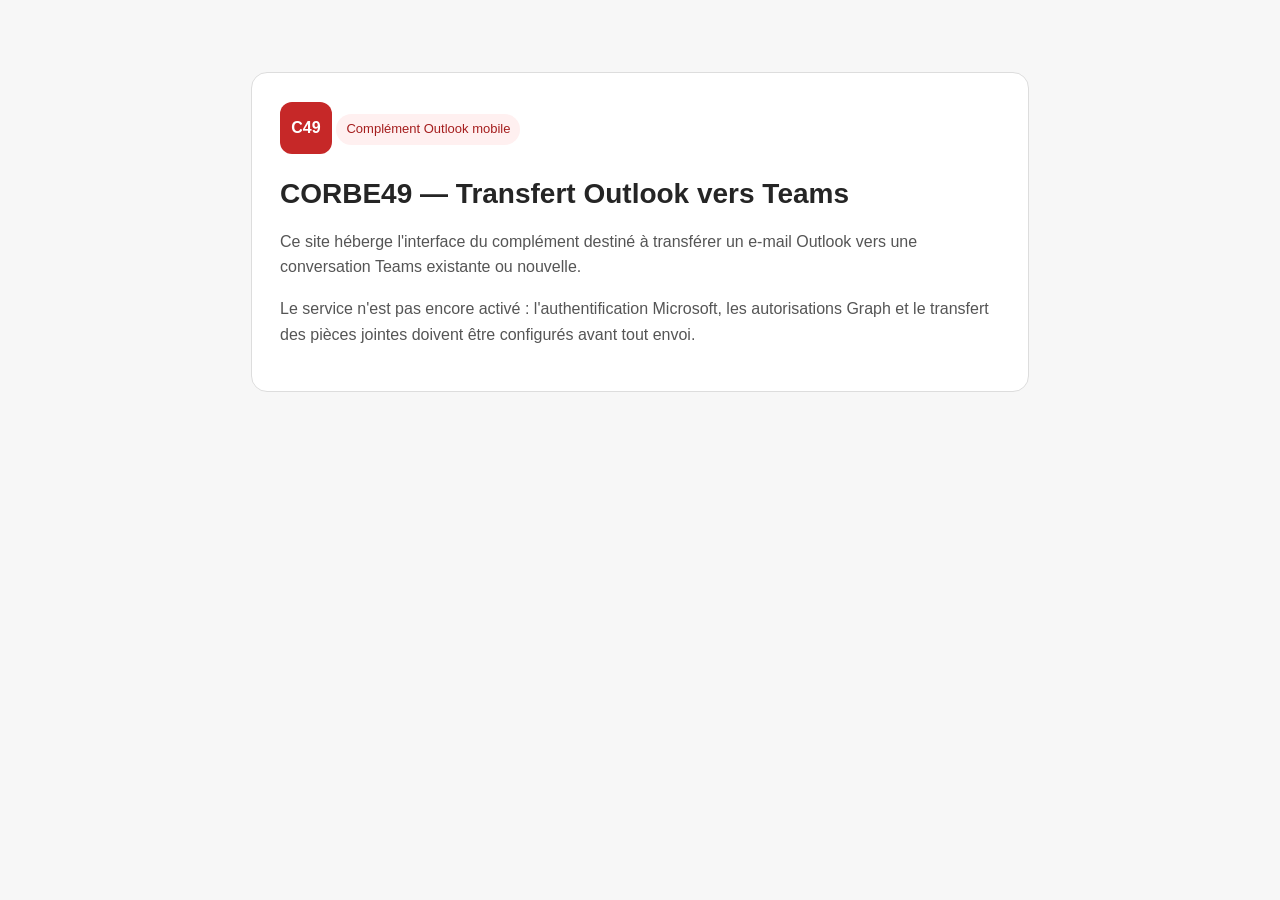
<file: index.html>
<!doctype html>
<html lang="fr">
<head>
  <meta charset="utf-8">
  <meta name="viewport" content="width=device-width, initial-scale=1">
  <title>CORBE49 — Transfert Outlook vers Teams</title>
  <style>
    body{margin:0;background:#f7f7f7;color:#252525;font:16px/1.6 "Segoe UI",Arial,sans-serif}
    main{max-width:720px;margin:8vh auto;padding:28px;background:white;border:1px solid #ddd;border-radius:16px}
    .mark{display:inline-grid;place-items:center;width:52px;height:52px;border-radius:12px;background:#c62828;color:white;font-weight:800}
    h1{font-size:28px;line-height:1.2}p{color:#555}.tag{display:inline-block;padding:5px 10px;border-radius:99px;background:#fff0f0;color:#a51e1e;font-size:13px}
    @media(max-width:600px){main{margin:16px;padding:20px}h1{font-size:24px}}
  </style>
</head>
<body>
  <main>
    <div class="mark" aria-hidden="true">C49</div>
    <p class="tag">Complément Outlook mobile</p>
    <h1>CORBE49 — Transfert Outlook vers Teams</h1>
    <p>Ce site héberge l'interface du complément destiné à transférer un e-mail Outlook vers une conversation Teams existante ou nouvelle.</p>
    <p>Le service n'est pas encore activé : l'authentification Microsoft, les autorisations Graph et le transfert des pièces jointes doivent être configurés avant tout envoi.</p>
  </main>
</body>
</html>
</file>
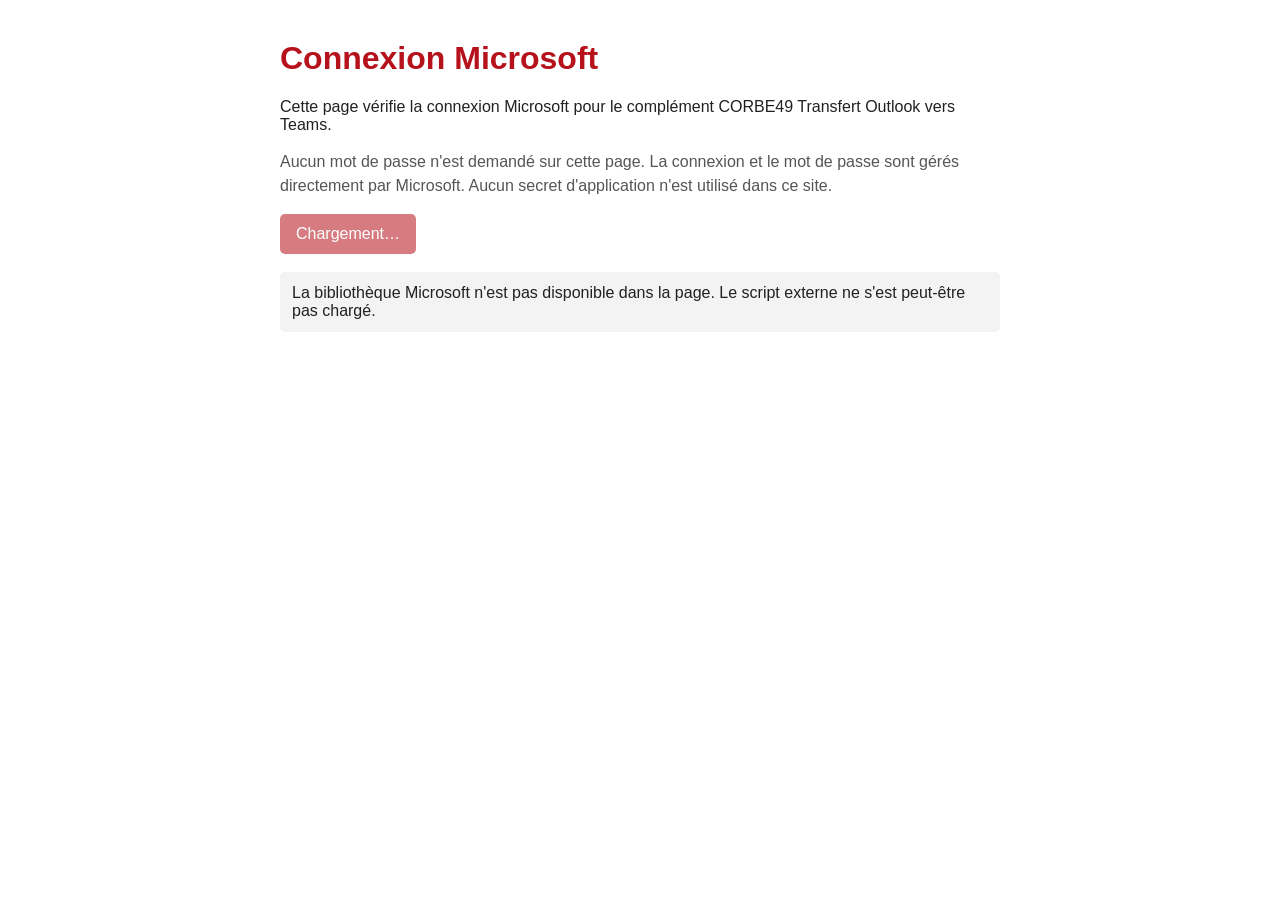
<file: auth.html>
<!doctype html>
<html lang="fr">
<head>
  <meta charset="utf-8">
  <meta name="viewport" content="width=device-width, initial-scale=1">
  <meta name="referrer" content="no-referrer">
  <meta http-equiv="Content-Security-Policy" content="default-src 'self'; script-src 'self' https://alcdn.msauth.net; style-src 'self' 'unsafe-inline'; connect-src 'self' https://login.microsoftonline.com https://graph.microsoft.com; frame-src https://login.microsoftonline.com;">
  <title>Connexion Microsoft — CORBE49 Transfert Outlook vers Teams</title>
  <script src="https://alcdn.msauth.net/browser/2.35.0/js/msal-browser.min.js" onload="window.msalLibraryLoaded=true" onerror="window.msalLibraryFailed=true"></script>
  <style>
    body { font-family: Arial, sans-serif; max-width: 720px; margin: 40px auto; padding: 0 18px; color: #202124; }
    h1 { color: #b5121b; }
    button { padding: 11px 16px; border: 0; border-radius: 5px; background: #b5121b; color: white; font-size: 16px; cursor: pointer; }
    button:disabled { opacity: .55; cursor: wait; }
    #status { margin-top: 18px; padding: 12px; background: #f3f3f3; border-radius: 5px; white-space: pre-wrap; overflow-wrap: anywhere; }
    .note { color: #555; line-height: 1.5; }
  </style>
</head>
<body>
  <main>
    <h1>Connexion Microsoft</h1>
    <p>Cette page vérifie la connexion Microsoft pour le complément CORBE49 Transfert Outlook vers Teams.</p>
    <p class="note">Aucun mot de passe n'est demandé sur cette page. La connexion et le mot de passe sont gérés directement par Microsoft. Aucun secret d'application n'est utilisé dans ce site.</p>
    <button id="login" type="button" disabled>Chargement…</button>
    <button id="logout" type="button" hidden>Se déconnecter</button>
    <div id="status" role="status" aria-live="polite">Initialisation de la connexion…</div>
  </main>
  <script src="auth.js"></script>
</body>
</html>
</file>
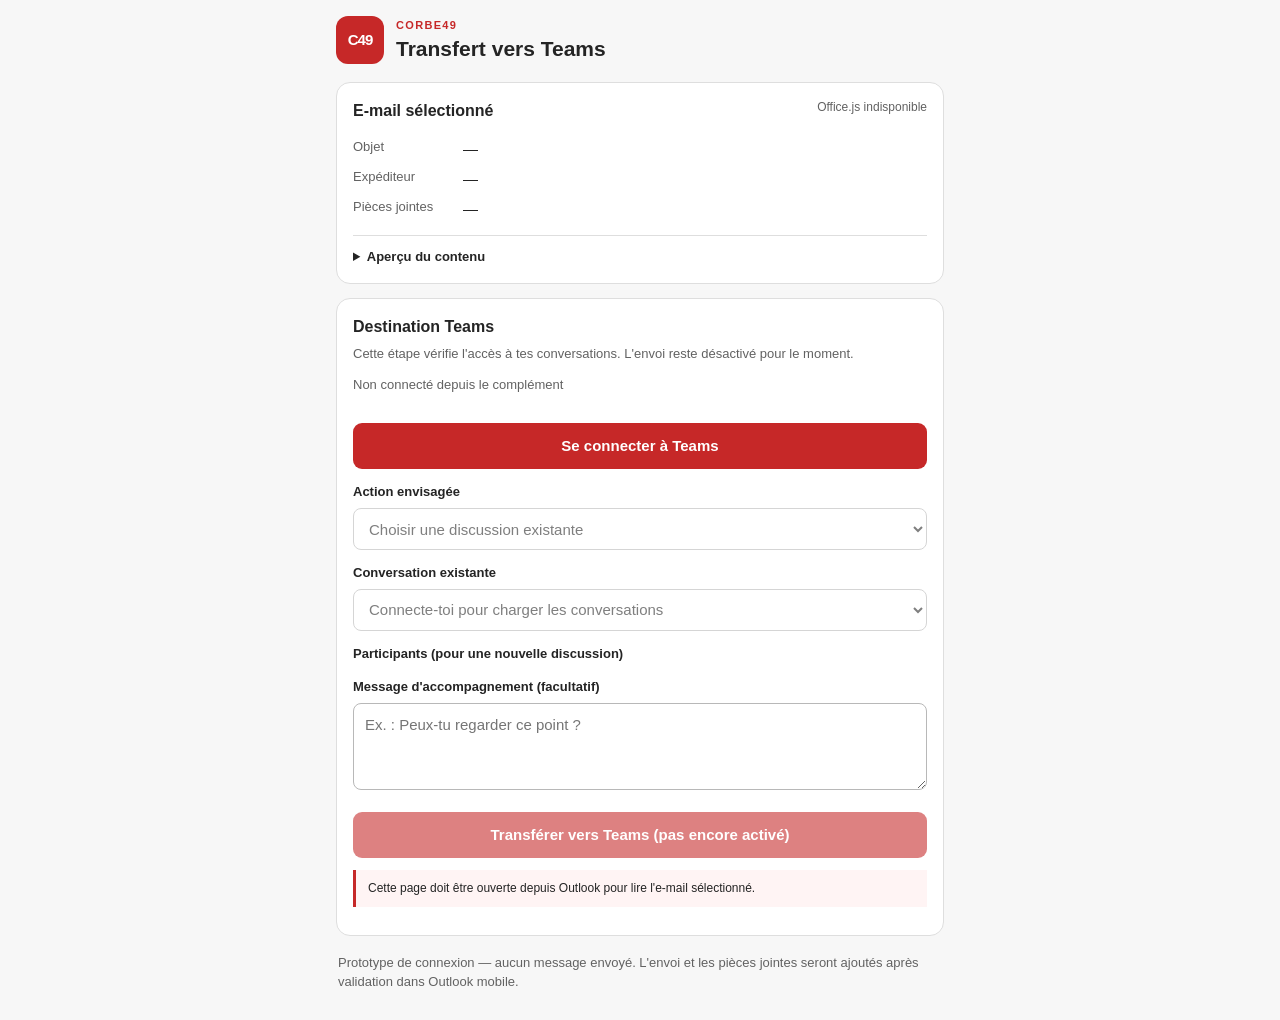
<file: taskpane.html>
<!doctype html>
<html lang="fr">
<head>
  <meta charset="utf-8">
  <meta name="viewport" content="width=device-width, initial-scale=1">
  <meta http-equiv="Content-Security-Policy" content="default-src 'self' https://appsforoffice.microsoft.com; script-src 'self' https://appsforoffice.microsoft.com https://alcdn.msauth.net; style-src 'self'; img-src 'self' https: data:; connect-src 'self' https://graph.microsoft.com https://login.microsoftonline.com;">
  <title>CORBE49 — Transfert Outlook vers Teams</title>
  <link rel="stylesheet" href="taskpane.css">
  <script src="https://appsforoffice.microsoft.com/lib/1/hosted/office.js"></script>
  <script src="https://alcdn.msauth.net/browser/4.25.0/js/msal-browser.min.js"></script>
  <script defer src="taskpane.js"></script>
</head>
<body>
  <main class="app">
    <header class="brand">
      <div class="brand-mark" aria-hidden="true">C49</div>
      <div><p class="eyebrow">CORBE49</p><h1>Transfert vers Teams</h1></div>
    </header>
    <section class="mail-card" aria-labelledby="mail-title">
      <div class="section-heading"><h2 id="mail-title">E-mail sélectionné</h2><span id="mail-state" class="status">Lecture du message…</span></div>
      <dl class="mail-details">
        <dt>Objet</dt><dd id="mail-subject">—</dd>
        <dt>Expéditeur</dt><dd id="mail-from">—</dd>
        <dt>Pièces jointes</dt><dd id="mail-attachments">—</dd>
      </dl>
      <details><summary>Aperçu du contenu</summary><div id="mail-body" class="mail-body">Le contenu du message apparaîtra ici lorsque Outlook l'autorisera.</div></details>
    </section>
    <section class="destination-card" aria-labelledby="destination-title">
      <h2 id="destination-title">Destination Teams</h2>
      <p class="muted">Cette étape vérifie l'accès à tes conversations. L'envoi reste désactivé pour le moment.</p>
      <p id="auth-state" class="muted">Non connecté depuis le complément</p>
      <button id="connect-button" type="button">Se connecter à Teams</button>
      <label for="destination-mode">Action envisagée</label>
      <select id="destination-mode" disabled>
        <option value="existing">Choisir une discussion existante</option>
        <option value="new">Préparer une nouvelle discussion</option>
      </select>
      <label for="chat-select">Conversation existante</label>
      <select id="chat-select" disabled><option value="">Connecte-toi pour charger les conversations</option></select>
      <label for="people">Participants (pour une nouvelle discussion)</label>
      <input id="people" type="text" placeholder="Adresses e-mail séparées par des points-virgules" disabled hidden>
      <label for="comment">Message d'accompagnement (facultatif)</label>
      <textarea id="comment" rows="3" placeholder="Ex. : Peux-tu regarder ce point ?"></textarea>
      <button id="send-button" type="button" disabled>Transférer vers Teams (pas encore activé)</button>
      <p id="setup-note" class="notice" role="status">Aucun message ne sera envoyé pendant ce test.</p>
    </section>
    <footer>Prototype de connexion — aucun message envoyé. L'envoi et les pièces jointes seront ajoutés après validation dans Outlook mobile.</footer>
  </main>
</body>
</html>
</file>
<file: taskpane.css>
:root {
  color-scheme: light;
  --brand-red: #c62828;
  --brand-dark: #252525;
  --text: #242424;
  --muted: #626262;
  --border: #dedede;
  --surface: #ffffff;
  --soft: #f7f7f7;
}
* { box-sizing: border-box; }
body {
  margin: 0;
  background: var(--soft);
  color: var(--text);
  font: 15px/1.45 -apple-system, BlinkMacSystemFont, "Segoe UI", Roboto, Arial, sans-serif;
}
.app { max-width: 640px; margin: 0 auto; padding: 16px; }
.brand { display: flex; align-items: center; gap: 12px; margin-bottom: 18px; }
.brand-mark {
  display: grid; place-items: center; width: 48px; height: 48px;
  border-radius: 12px; background: var(--brand-red); color: white;
  font-weight: 800; letter-spacing: -1px;
}
.eyebrow { margin: 0; color: var(--brand-red); font-size: 11px; font-weight: 800; letter-spacing: .12em; }
h1 { margin: 2px 0 0; font-size: 21px; line-height: 1.2; }
h2 { margin: 0; font-size: 16px; }
.mail-card, .destination-card {
  background: var(--surface); border: 1px solid var(--border);
  border-radius: 14px; padding: 16px; margin-bottom: 14px;
}
.section-heading { display: flex; align-items: flex-start; justify-content: space-between; gap: 8px; }
.status { color: var(--muted); font-size: 12px; text-align: right; }
.mail-details { display: grid; grid-template-columns: 100px minmax(0, 1fr); gap: 8px 10px; margin: 16px 0; }
dt { color: var(--muted); font-size: 13px; }
dd { margin: 0; overflow-wrap: anywhere; }
label { display: block; margin: 14px 0 6px; font-size: 13px; font-weight: 650; }
input, select, textarea {
  width: 100%; min-height: 42px; padding: 10px 11px; border: 1px solid #b8b8b8;
  border-radius: 8px; background: white; color: var(--text); font: inherit;
}
textarea { resize: vertical; }
button {
  width: 100%; min-height: 46px; margin-top: 16px; border: 0; border-radius: 9px;
  background: var(--brand-red); color: white; font: inherit; font-weight: 700;
}
button:disabled, input:disabled, select:disabled, textarea:disabled { opacity: .58; cursor: not-allowed; }
.muted, footer { color: var(--muted); font-size: 13px; }
.muted { margin: 7px 0 12px; }
.notice { padding: 10px 12px; border-left: 3px solid var(--brand-red); background: #fff4f4; font-size: 12px; }
details { border-top: 1px solid var(--border); padding-top: 12px; }
summary { cursor: pointer; font-size: 13px; font-weight: 650; }
.mail-body { max-height: 180px; overflow: auto; margin-top: 10px; overflow-wrap: anywhere; font-size: 13px; }
footer { padding: 4px 2px 12px; }
@media (max-width: 360px) {
  .app { padding: 10px; }
  .mail-card, .destination-card { padding: 12px; }
  .mail-details { grid-template-columns: 82px minmax(0, 1fr); }
}
</file>
